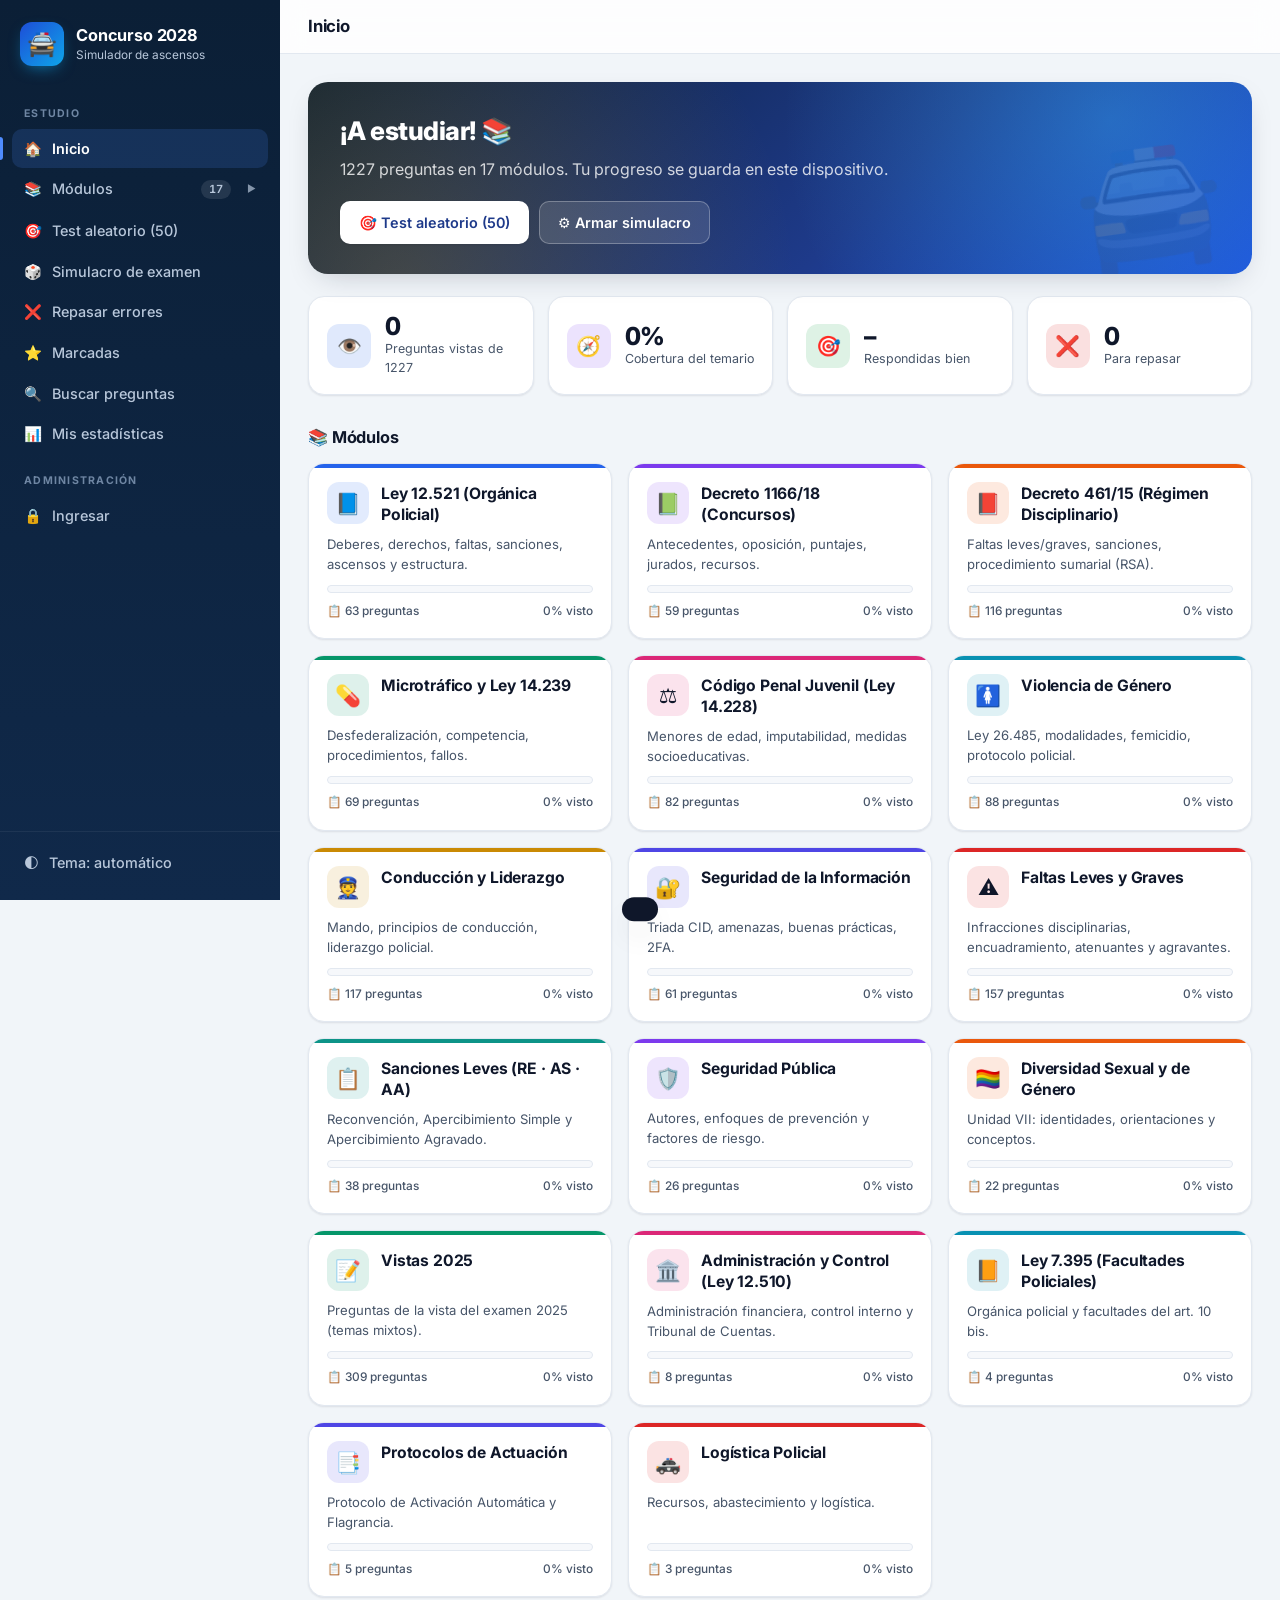
<file: index.html>
<!DOCTYPE html>
<html lang="es">
<head>
    <meta charset="UTF-8">
    <meta name="viewport" content="width=device-width, initial-scale=1.0">
    <meta name="theme-color" content="#0b2f4a">
    <title>Concurso 2028 · Simulador de ascensos</title>
    <link rel="preconnect" href="https://fonts.googleapis.com">
    <link rel="preconnect" href="https://fonts.gstatic.com" crossorigin>
    <link rel="stylesheet" href="https://fonts.googleapis.com/css2?family=Inter:wght@400;500;600;700;800&display=swap">
    <link rel="stylesheet" href="estilos.css?v=5">
</head>
<body>

<div class="app" id="app">
    <!-- MENÚ LATERAL -->
    <aside class="sidebar" id="sidebar">
        <a href="#/inicio" class="marca">
            <span class="marca-icono">🚔</span>
            <span><strong>Concurso 2028</strong><small>Simulador de ascensos</small></span>
        </a>
        <nav id="menu" class="menu"></nav>
        <div class="sidebar-pie">
            <button class="menu-item" id="btnTema">🌓 <span id="textoTema">Tema: automático</span></button>
        </div>
    </aside>
    <div class="overlay" id="overlay"></div>

    <!-- CONTENIDO -->
    <main class="contenido">
        <header class="topbar">
            <button class="btn-hamburguesa" id="btnMenu" aria-label="Abrir menú">☰</button>
            <h1 id="tituloVista">Inicio</h1>
            <span class="estado-guardado" id="estadoGuardado"></span>
            <span class="chip-admin" id="chipAdmin" hidden>🔓 Admin</span>
        </header>
        <div class="vista" id="vista">
            <div class="vacio">Cargando preguntas…</div>
        </div>
    </main>
</div>

<!-- LOGIN DE ADMINISTRACIÓN -->
<dialog id="dlgLogin" class="dialogo">
    <form method="dialog" id="formLogin">
        <h3 id="loginTitulo">🔒 Administración</h3>
        <label>Contraseña <input id="loginPassword" type="password" autocomplete="current-password"></label>
        <div id="bloqueConfigurar" hidden>
            <label>Repetir contraseña <input id="cfgPassword2" type="password" autocomplete="new-password"></label>
            <label>Token de GitHub <input id="cfgToken" type="password" placeholder="ghp_... o github_pat_..." autocomplete="off"></label>
            <label>Usuario de GitHub <input id="cfgOwner" autocapitalize="off"></label>
            <label>Repositorio <input id="cfgRepo" autocapitalize="off"></label>
            <label>Rama <input id="cfgBranch" value="main" autocapitalize="off"></label>
            <p class="ayuda">Se hace una sola vez. El token se guarda en el repo cifrado con esta contraseña; después alcanza con la contraseña desde cualquier dispositivo.</p>
        </div>
        <p id="loginError" class="error-form" hidden></p>
        <div class="dialogo-botones">
            <button class="btn sec" value="cancelar" formnovalidate>Cancelar</button>
            <button class="btn" value="ok" id="btnIngresar">Ingresar</button>
        </div>
    </form>
</dialog>

<!-- EDITOR DE MÓDULO -->
<dialog id="dlgModulo" class="dialogo">
    <form method="dialog" id="formModulo">
        <h3 id="tituloModulo">Módulo</h3>
        <label>Nombre <input id="mNombre" required placeholder="📘 Ley 12.521"></label>
        <label>Descripción <textarea id="mDescripcion" rows="2"></textarea></label>
        <div class="dialogo-botones">
            <button class="btn sec" value="cancelar" formnovalidate>Cancelar</button>
            <button class="btn" value="ok">Guardar</button>
        </div>
    </form>
</dialog>

<!-- EDITOR DE PREGUNTA -->
<dialog id="dlgPregunta" class="dialogo dialogo-ancho">
    <form method="dialog" id="formPregunta">
        <h3 id="tituloPregunta">Pregunta</h3>
        <div class="form-grid">
            <label>Módulo <select id="pTema"></select></label>
            <label>Tipo
                <select id="pTipo">
                    <option value="mc">Opción múltiple</option>
                    <option value="vf">Verdadero / Falso</option>
                </select>
            </label>
        </div>
        <label>Pregunta <textarea id="pTexto" rows="3"></textarea></label>
        <div class="campo">
            <span class="campo-titulo">Opciones <small>(marcá la correcta)</small></span>
            <div id="pOpciones"></div>
            <button type="button" class="btn sec chico" id="btnAgregarOpcion">+ Opción</button>
        </div>
        <label>Explicación <textarea id="pExplicacion" rows="2" placeholder="Art. ..."></textarea></label>
        <label>Origen <input id="pOrigen"></label>
        <p id="pError" class="error-form" hidden></p>
        <div class="dialogo-botones">
            <button class="btn sec" value="cancelar" formnovalidate>Cancelar</button>
            <button class="btn" value="ok">Guardar</button>
        </div>
    </form>
</dialog>

<div id="toast" class="toast" role="status"></div>

<script src="acceso.js?v=5"></script>
<script src="app.js?v=5"></script>
</body>
</html>
</file>
<file: estilos.css>
/* ========== VARIABLES / TEMA ========== */
:root {
    --fondo: #f1f5f9;
    --superficie: #ffffff;
    --superficie-2: #f6f8fb;
    --borde: #e2e8f0;
    --borde-fuerte: #cbd5e1;
    --texto: #0f172a;
    --texto-2: #475569;
    --texto-3: #94a3b8;
    --primario: #1d4ed8;
    --primario-oscuro: #1e3a8a;
    --primario-claro: #eff4ff;
    --dorado: #d4a017;
    --sidebar-1: #0b1f36;
    --sidebar-2: #10294a;
    --sidebar-texto: #b8c7da;
    --ok: #16a34a;
    --ok-fondo: #ecfdf3;
    --ok-borde: #86efac;
    --error: #dc2626;
    --error-fondo: #fef2f2;
    --error-borde: #fca5a5;
    --aviso: #b45309;
    --aviso-fondo: #fffbeb;
    --sombra-1: 0 1px 2px rgba(15, 23, 42, 0.06), 0 1px 3px rgba(15, 23, 42, 0.04);
    --sombra-2: 0 10px 30px -12px rgba(15, 23, 42, 0.25);
    --radio: 16px;
    --radio-chico: 10px;
}
@media (prefers-color-scheme: dark) {
    :root:not([data-theme="light"]) {
        --fondo: #0b1220;
        --superficie: #111a2b;
        --superficie-2: #162236;
        --borde: #1f2d44;
        --borde-fuerte: #2c3e5a;
        --texto: #e6edf7;
        --texto-2: #a3b3c9;
        --texto-3: #6b7d96;
        --primario: #4f8cff;
        --primario-oscuro: #2f6ae0;
        --primario-claro: #172848;
        --sidebar-1: #070e1a;
        --sidebar-2: #0b1628;
        --ok: #34d399;
        --ok-fondo: #0f2a22;
        --ok-borde: #1f6f55;
        --error: #f87171;
        --error-fondo: #2c1517;
        --error-borde: #7f2a2a;
        --aviso: #fbbf24;
        --aviso-fondo: #2b2110;
        --sombra-1: 0 1px 2px rgba(0, 0, 0, 0.4);
        --sombra-2: 0 10px 30px -12px rgba(0, 0, 0, 0.7);
    }
}
:root[data-theme="dark"] {
    --fondo: #0b1220;
    --superficie: #111a2b;
    --superficie-2: #162236;
    --borde: #1f2d44;
    --borde-fuerte: #2c3e5a;
    --texto: #e6edf7;
    --texto-2: #a3b3c9;
    --texto-3: #6b7d96;
    --primario: #4f8cff;
    --primario-oscuro: #2f6ae0;
    --primario-claro: #172848;
    --sidebar-1: #070e1a;
    --sidebar-2: #0b1628;
    --ok: #34d399;
    --ok-fondo: #0f2a22;
    --ok-borde: #1f6f55;
    --error: #f87171;
    --error-fondo: #2c1517;
    --error-borde: #7f2a2a;
    --aviso: #fbbf24;
    --aviso-fondo: #2b2110;
    --sombra-1: 0 1px 2px rgba(0, 0, 0, 0.4);
    --sombra-2: 0 10px 30px -12px rgba(0, 0, 0, 0.7);
}

* { box-sizing: border-box; margin: 0; padding: 0; }
html { -webkit-text-size-adjust: 100%; }
body {
    font-family: 'Inter', 'Segoe UI', Roboto, system-ui, sans-serif;
    background: var(--fondo);
    color: var(--texto);
    min-height: 100vh;
    line-height: 1.5;
    -webkit-font-smoothing: antialiased;
}
button, input, select, textarea { font: inherit; color: inherit; }
a { color: var(--primario); }
::selection { background: var(--primario); color: white; }

/* ========== LAYOUT ========== */
.app { display: flex; min-height: 100vh; }
.sidebar {
    width: 280px;
    flex-shrink: 0;
    background: linear-gradient(180deg, var(--sidebar-1) 0%, var(--sidebar-2) 100%);
    color: var(--sidebar-texto);
    display: flex;
    flex-direction: column;
    position: sticky;
    top: 0;
    height: 100vh;
    overflow-y: auto;
    z-index: 30;
    scrollbar-width: thin;
    scrollbar-color: rgba(255,255,255,0.15) transparent;
}
.contenido { flex: 1; min-width: 0; display: flex; flex-direction: column; }
.topbar {
    position: sticky;
    top: 0;
    z-index: 10;
    display: flex;
    align-items: center;
    gap: 12px;
    padding: 14px 28px;
    background: color-mix(in srgb, var(--superficie) 82%, transparent);
    backdrop-filter: blur(12px);
    -webkit-backdrop-filter: blur(12px);
    border-bottom: 1px solid var(--borde);
}
.topbar h1 {
    font-size: 1.05rem;
    font-weight: 700;
    letter-spacing: -0.01em;
    flex: 1;
    min-width: 0;
    overflow: hidden;
    text-overflow: ellipsis;
    white-space: nowrap;
}
.btn-hamburguesa {
    display: none;
    background: var(--superficie);
    border: 1px solid var(--borde);
    border-radius: var(--radio-chico);
    width: 42px;
    height: 42px;
    font-size: 1.15rem;
    cursor: pointer;
}
.chip-admin {
    background: var(--aviso-fondo);
    color: var(--aviso);
    border: 1px solid color-mix(in srgb, var(--aviso) 30%, transparent);
    font-size: 0.72rem;
    font-weight: 700;
    padding: 4px 10px;
    border-radius: 999px;
}
.estado-guardado { font-size: 0.78rem; color: var(--texto-3); }
.vista { padding: 28px; max-width: 1180px; width: 100%; margin: 0 auto; animation: aparecer 0.25s ease; }
.overlay { display: none; }
@keyframes aparecer { from { opacity: 0; transform: translateY(6px); } to { opacity: 1; transform: none; } }

/* ========== MENÚ LATERAL ========== */
.marca {
    display: flex;
    align-items: center;
    gap: 12px;
    padding: 22px 20px 18px;
    color: white;
    text-decoration: none;
}
.marca-icono {
    width: 44px;
    height: 44px;
    border-radius: 12px;
    display: grid;
    place-items: center;
    font-size: 1.5rem;
    background: linear-gradient(135deg, #1d4ed8, #0ea5e9);
    box-shadow: 0 6px 16px -6px rgba(14, 165, 233, 0.7);
}
.marca strong { font-size: 1.02rem; letter-spacing: -0.01em; }
.marca small { display: block; font-size: 0.74rem; color: var(--sidebar-texto); font-weight: 400; }
.menu { padding: 4px 12px 20px; flex: 1; }
.menu-seccion {
    font-size: 0.66rem;
    font-weight: 700;
    text-transform: uppercase;
    letter-spacing: 0.12em;
    color: #6f86a3;
    padding: 18px 12px 6px;
}
.menu-item {
    position: relative;
    display: flex;
    align-items: center;
    gap: 10px;
    width: 100%;
    padding: 9px 12px;
    margin: 1px 0;
    border-radius: var(--radio-chico);
    color: var(--sidebar-texto);
    text-decoration: none;
    font-size: 0.9rem;
    font-weight: 500;
    background: none;
    border: none;
    cursor: pointer;
    text-align: left;
    transition: background 0.15s, color 0.15s;
}
.menu-item > span:not(.contador):not(.flecha) { flex: 1; min-width: 0; overflow: hidden; text-overflow: ellipsis; }
.menu-item:hover { background: rgba(255,255,255,0.06); color: white; }
.menu-item.activo { background: rgba(79, 140, 255, 0.16); color: white; font-weight: 600; }
.menu-item.activo::before {
    content: "";
    position: absolute;
    left: -12px;
    top: 8px;
    bottom: 8px;
    width: 3px;
    border-radius: 0 3px 3px 0;
    background: #4f8cff;
}
.menu-item .contador {
    margin-left: auto;
    background: rgba(255,255,255,0.1);
    border-radius: 999px;
    padding: 1px 8px;
    font-size: 0.7rem;
    font-weight: 600;
    font-variant-numeric: tabular-nums;
}
.menu-item .contador.rojo { background: #dc2626; color: white; }
.submenu summary { list-style: none; }
.submenu summary::-webkit-details-marker { display: none; }
.submenu summary .flecha { margin-left: 6px; transition: transform 0.2s; font-size: 0.6rem; opacity: 0.7; }
.submenu[open] summary .flecha { transform: rotate(90deg); }
.submenu-lista {
    margin: 2px 0 6px 18px;
    padding-left: 8px;
    border-left: 1px solid rgba(255,255,255,0.1);
    max-height: 46vh;
    overflow-y: auto;
    scrollbar-width: thin;
    scrollbar-color: rgba(255,255,255,0.15) transparent;
}
.submenu-lista .menu-item { font-size: 0.8rem; padding: 6px 10px; }
.submenu-lista .menu-item.activo::before { left: -9px; }
.sidebar-pie { padding: 10px 12px 16px; border-top: 1px solid rgba(255,255,255,0.06); }

/* ========== BOTONES ========== */
.btn {
    display: inline-flex;
    align-items: center;
    justify-content: center;
    gap: 8px;
    border: 1px solid transparent;
    padding: 10px 18px;
    border-radius: var(--radio-chico);
    font-weight: 600;
    font-size: 0.9rem;
    background: var(--primario);
    color: white;
    cursor: pointer;
    text-decoration: none;
    box-shadow: 0 1px 2px rgba(15, 23, 42, 0.12), inset 0 1px 0 rgba(255,255,255,0.12);
    transition: transform 0.12s, filter 0.12s, background 0.12s;
}
.btn:hover:not(:disabled) { filter: brightness(1.08); transform: translateY(-1px); }
.btn:active:not(:disabled) { transform: translateY(0); }
.btn:disabled { opacity: 0.45; cursor: default; box-shadow: none; }
.btn.sec { background: var(--superficie); color: var(--texto); border-color: var(--borde-fuerte); box-shadow: var(--sombra-1); }
.btn.sec:hover:not(:disabled) { background: var(--superficie-2); filter: none; }
.btn.ok { background: var(--ok); }
.btn.peligro { background: var(--error); }
.btn.grande { padding: 13px 24px; font-size: 0.98rem; }
.btn.chico { padding: 6px 12px; font-size: 0.8rem; }
.icono {
    display: inline-grid;
    place-items: center;
    background: var(--superficie);
    border: 1px solid var(--borde);
    border-radius: var(--radio-chico);
    min-width: 36px;
    height: 36px;
    cursor: pointer;
    font-size: 0.95rem;
    transition: border-color 0.12s, background 0.12s, transform 0.12s;
}
.icono:hover { border-color: var(--primario); transform: translateY(-1px); }
.icono.activo { color: var(--dorado); border-color: var(--dorado); background: color-mix(in srgb, var(--dorado) 10%, var(--superficie)); }
.icono.peligro:hover { background: var(--error-fondo); border-color: var(--error); }
.icono.restaurar:hover { background: var(--ok-fondo); border-color: var(--ok); }

/* ========== BLOQUES ========== */
.panel {
    background: var(--superficie);
    border: 1px solid var(--borde);
    border-radius: var(--radio);
    padding: 22px;
    box-shadow: var(--sombra-1);
    margin-bottom: 20px;
}
.panel h3 { font-size: 0.98rem; font-weight: 700; margin-bottom: 12px; }
.seccion-titulo {
    font-size: 1.02rem;
    font-weight: 700;
    letter-spacing: -0.01em;
    margin: 30px 0 14px;
    display: flex;
    align-items: center;
    gap: 10px;
}
.seccion-titulo:first-child { margin-top: 0; }
.ayuda { font-size: 0.82rem; color: var(--texto-2); }
.vacio { text-align: center; color: var(--texto-2); padding: 56px 20px; }
.vacio .grande { font-size: 2.8rem; display: block; margin-bottom: 12px; }
.etiqueta {
    display: inline-flex;
    align-items: center;
    gap: 4px;
    font-size: 0.7rem;
    font-weight: 600;
    background: var(--primario-claro);
    color: var(--primario);
    padding: 3px 9px;
    border-radius: 999px;
    white-space: nowrap;
    max-width: 100%;
    overflow: hidden;
    text-overflow: ellipsis;
}
.espaciador { flex: 1; }
.fila { display: flex; flex-wrap: wrap; gap: 10px; align-items: center; }

/* ========== INICIO ========== */
.hero {
    position: relative;
    overflow: hidden;
    background:
        radial-gradient(circle at 85% 20%, rgba(56, 189, 248, 0.35), transparent 40%),
        radial-gradient(circle at 10% 110%, rgba(212, 160, 23, 0.25), transparent 45%),
        linear-gradient(135deg, #0b1f36 0%, #1e3a8a 60%, #1d4ed8 100%);
    color: white;
    border-radius: 20px;
    padding: 30px 32px;
    margin-bottom: 22px;
    box-shadow: var(--sombra-2);
}
.hero::after {
    content: "🚔";
    position: absolute;
    right: 28px;
    bottom: -18px;
    font-size: 7.5rem;
    opacity: 0.12;
    transform: rotate(-8deg);
    pointer-events: none;
}
.hero h2 { font-size: 1.6rem; font-weight: 800; letter-spacing: -0.02em; margin-bottom: 6px; position: relative; }
.hero p { color: rgba(255,255,255,0.8); margin-bottom: 20px; position: relative; max-width: 560px; }
.hero .fila { position: relative; }
.hero .btn { background: white; color: #1e3a8a; }
.hero .btn.sec { background: rgba(255,255,255,0.12); color: white; border-color: rgba(255,255,255,0.28); box-shadow: none; }
.hero .btn.sec:hover { background: rgba(255,255,255,0.2); }

.stats { display: grid; grid-template-columns: repeat(auto-fit, minmax(200px, 1fr)); gap: 14px; margin-bottom: 8px; }
.stat {
    display: flex;
    align-items: center;
    gap: 14px;
    background: var(--superficie);
    border: 1px solid var(--borde);
    border-radius: var(--radio);
    padding: 16px 18px;
    box-shadow: var(--sombra-1);
}
.stat-icono {
    width: 44px;
    height: 44px;
    flex-shrink: 0;
    border-radius: 12px;
    display: grid;
    place-items: center;
    font-size: 1.25rem;
    background: color-mix(in srgb, var(--c, var(--primario)) 14%, transparent);
}
.stat .valor { font-size: 1.55rem; font-weight: 800; letter-spacing: -0.02em; line-height: 1.1; font-variant-numeric: tabular-nums; }
.stat .nombre { font-size: 0.78rem; color: var(--texto-2); }

/* ========== MÓDULOS ========== */
.modulos-grid { display: grid; grid-template-columns: repeat(auto-fill, minmax(270px, 1fr)); gap: 16px; }
.modulo-card {
    --c: var(--primario);
    position: relative;
    background: var(--superficie);
    border: 1px solid var(--borde);
    border-radius: var(--radio);
    padding: 18px;
    cursor: pointer;
    display: flex;
    flex-direction: column;
    gap: 10px;
    box-shadow: var(--sombra-1);
    transition: transform 0.15s, box-shadow 0.15s, border-color 0.15s;
    overflow: hidden;
}
.modulo-card::before {
    content: "";
    position: absolute;
    inset: 0 0 auto 0;
    height: 4px;
    background: var(--c);
}
.modulo-card:hover { transform: translateY(-3px); box-shadow: var(--sombra-2); border-color: color-mix(in srgb, var(--c) 40%, var(--borde)); }
.modulo-top { display: flex; gap: 12px; align-items: flex-start; }
.modulo-emoji {
    width: 42px;
    height: 42px;
    flex-shrink: 0;
    border-radius: 12px;
    display: grid;
    place-items: center;
    font-size: 1.3rem;
    background: color-mix(in srgb, var(--c) 13%, transparent);
}
.modulo-top h3 { font-size: 0.98rem; font-weight: 700; line-height: 1.3; flex: 1; letter-spacing: -0.01em; padding-top: 2px; }
.modulo-top .icono { min-width: 32px; height: 32px; font-size: 0.85rem; }
.modulo-card p { font-size: 0.82rem; color: var(--texto-2); flex: 1; }
.modulo-pie { display: flex; justify-content: space-between; font-size: 0.74rem; color: var(--texto-2); gap: 8px; font-weight: 500; }
.modulo-card .barra > div { background: var(--c); }
.barra { background: var(--superficie-2); border: 1px solid var(--borde); border-radius: 999px; height: 8px; overflow: hidden; }
.barra > div { background: linear-gradient(90deg, var(--primario), #38bdf8); height: 100%; border-radius: 999px; transition: width 0.3s ease; }
.barra.ok > div { background: linear-gradient(90deg, var(--ok), #4ade80); }

/* ========== EXAMEN ========== */
.quiz { max-width: 800px; margin: 0 auto; }
.quiz-cabecera {
    background: var(--superficie);
    border: 1px solid var(--borde);
    border-radius: var(--radio);
    padding: 14px 18px;
    margin-bottom: 14px;
    box-shadow: var(--sombra-1);
}
.quiz-meta {
    display: flex;
    flex-wrap: wrap;
    gap: 10px;
    justify-content: space-between;
    align-items: center;
    font-size: 0.84rem;
    color: var(--texto-2);
    margin-bottom: 10px;
    font-variant-numeric: tabular-nums;
}
.quiz-meta strong { color: var(--texto); }
.reloj {
    font-weight: 700;
    color: var(--primario);
    background: var(--primario-claro);
    padding: 3px 10px;
    border-radius: 999px;
}
.reloj.poco { color: var(--error); background: var(--error-fondo); animation: latido 1s infinite; }
@keyframes latido { 50% { opacity: 0.6; } }
.tarjeta-pregunta {
    background: var(--superficie);
    border: 1px solid var(--borde);
    border-radius: 20px;
    padding: 26px;
    box-shadow: var(--sombra-2);
}
.pregunta-acciones { display: flex; align-items: center; gap: 8px; margin-bottom: 16px; flex-wrap: wrap; }
.pregunta-texto { font-size: 1.16rem; line-height: 1.5; margin-bottom: 20px; font-weight: 650; letter-spacing: -0.01em; }
.opciones { display: flex; flex-direction: column; gap: 10px; }
.opcion {
    display: flex;
    gap: 14px;
    align-items: center;
    text-align: left;
    background: var(--superficie);
    border: 1.5px solid var(--borde);
    border-radius: 14px;
    padding: 13px 16px;
    cursor: pointer;
    font-size: 0.95rem;
    line-height: 1.4;
    transition: background 0.12s, border-color 0.12s, transform 0.12s, box-shadow 0.12s;
}
.opcion:hover:not(:disabled) { background: var(--primario-claro); border-color: var(--primario); transform: translateX(3px); }
.opcion:disabled { cursor: default; }
.opcion:disabled:not(.correcta):not(.incorrecta) { opacity: 0.6; }
.opcion .letra {
    flex-shrink: 0;
    width: 30px;
    height: 30px;
    border-radius: 9px;
    background: var(--superficie-2);
    border: 1px solid var(--borde-fuerte);
    display: grid;
    place-items: center;
    font-weight: 700;
    font-size: 0.8rem;
    color: var(--texto-2);
}
.opcion.correcta { background: var(--ok-fondo); border-color: var(--ok); box-shadow: 0 0 0 3px color-mix(in srgb, var(--ok) 15%, transparent); animation: pop 0.25s ease; }
.opcion.correcta .letra { background: var(--ok); color: white; border-color: var(--ok); }
.opcion.incorrecta { background: var(--error-fondo); border-color: var(--error); animation: sacudir 0.3s ease; }
.opcion.incorrecta .letra { background: var(--error); color: white; border-color: var(--error); }
@keyframes pop { 50% { transform: scale(1.015); } }
@keyframes sacudir { 25% { transform: translateX(-4px); } 75% { transform: translateX(4px); } }
.retro {
    margin-top: 18px;
    padding: 14px 16px;
    border-radius: 14px;
    border: 1px solid var(--borde);
    background: var(--superficie-2);
    font-size: 0.9rem;
    line-height: 1.5;
    animation: aparecer 0.2s ease;
}
.retro.bien { background: var(--ok-fondo); border-color: var(--ok-borde); }
.retro.mal { background: var(--error-fondo); border-color: var(--error-borde); }
.retro strong { display: block; margin-bottom: 4px; font-size: 0.95rem; }
.retro.bien strong { color: var(--ok); }
.retro.mal strong { color: var(--error); }
.quiz-nav { display: flex; gap: 10px; justify-content: space-between; margin-top: 16px; }
.atajos { text-align: center; font-size: 0.74rem; color: var(--texto-3); margin-top: 14px; }

/* Resultado */
.resultado { text-align: center; padding: 30px 22px; }
.anillo {
    --p: 0;
    --col: var(--primario);
    width: 150px;
    height: 150px;
    margin: 0 auto 14px;
    border-radius: 50%;
    display: grid;
    place-items: center;
    background: conic-gradient(var(--col) calc(var(--p) * 1%), var(--superficie-2) 0);
    position: relative;
}
.anillo::before { content: ""; position: absolute; inset: 12px; border-radius: 50%; background: var(--superficie); }
.anillo span { position: relative; font-size: 2.2rem; font-weight: 800; letter-spacing: -0.03em; }
.anillo.alto { --col: var(--ok); }
.anillo.bajo { --col: var(--error); }
.resultado .detalle { color: var(--texto-2); margin: 4px 0 20px; font-size: 0.92rem; }
.resultado .fila { justify-content: center; }

/* ========== LISTAS DE PREGUNTAS ========== */
.lista-preguntas { display: flex; flex-direction: column; gap: 12px; }
.item-pregunta {
    background: var(--superficie);
    border: 1px solid var(--borde);
    border-radius: 14px;
    padding: 16px 18px;
    box-shadow: var(--sombra-1);
}
.item-pregunta .pregunta-acciones { margin-bottom: 8px; }
.item-pregunta .texto { font-weight: 600; margin: 2px 0 8px; line-height: 1.45; }
.item-pregunta .respuesta { color: var(--ok); font-size: 0.87rem; font-weight: 500; }
.item-pregunta .respuesta.mal { color: var(--error); }
.item-pregunta .ayuda { margin-top: 6px; }

/* ========== FORMULARIOS ========== */
.form-grid { display: grid; grid-template-columns: repeat(auto-fit, minmax(200px, 1fr)); gap: 12px; margin-bottom: 12px; }
label { display: flex; flex-direction: column; gap: 6px; font-size: 0.84rem; font-weight: 600; }
label.check { flex-direction: row; align-items: center; gap: 10px; font-weight: 500; cursor: pointer; }
input:not([type="checkbox"]):not([type="radio"]), select, textarea {
    padding: 10px 12px;
    border: 1px solid var(--borde-fuerte);
    border-radius: var(--radio-chico);
    background: var(--superficie);
    font-weight: 400;
    font-size: 16px;
    width: 100%;
    transition: border-color 0.12s, box-shadow 0.12s;
}
input:focus, select:focus, textarea:focus { outline: none; border-color: var(--primario); box-shadow: 0 0 0 3px color-mix(in srgb, var(--primario) 20%, transparent); }
input[type="checkbox"], input[type="radio"] { width: 18px; height: 18px; accent-color: var(--primario); flex-shrink: 0; }
textarea { resize: vertical; }
.checks { display: grid; grid-template-columns: repeat(auto-fill, minmax(250px, 1fr)); gap: 8px; margin: 12px 0 18px; }
.checks label.check {
    background: var(--superficie-2);
    border: 1px solid var(--borde);
    border-radius: var(--radio-chico);
    padding: 10px 12px;
    font-size: 0.84rem;
    transition: border-color 0.12s, background 0.12s;
}
.checks label.check:has(input:checked) { border-color: var(--primario); background: var(--primario-claro); }
.checks small { color: var(--texto-3); margin-left: auto; font-variant-numeric: tabular-nums; }
.buscador { display: grid; grid-template-columns: 2fr 1fr; gap: 10px; margin-bottom: 16px; }
.campo { margin-bottom: 12px; }
.campo-titulo { font-size: 0.84rem; font-weight: 600; display: block; margin-bottom: 6px; }
.campo-titulo small { font-weight: 400; color: var(--texto-3); }
.opcion-fila { display: flex; align-items: center; gap: 8px; margin-bottom: 8px; }
.opcion-fila .letra-edit { width: 18px; font-weight: 700; color: var(--primario); }
.error-form { color: var(--error); font-size: 0.84rem; margin: 6px 0; }

/* ========== TABLAS ========== */
.tabla { width: 100%; border-collapse: collapse; font-size: 0.87rem; }
.tabla th { text-align: left; font-size: 0.7rem; font-weight: 700; letter-spacing: 0.06em; text-transform: uppercase; color: var(--texto-3); padding: 8px 10px; border-bottom: 1px solid var(--borde); }
.tabla td { padding: 11px 10px; border-bottom: 1px solid var(--borde); vertical-align: middle; }
.tabla tbody tr:last-child td { border-bottom: none; }
.tabla tbody tr:hover td { background: var(--superficie-2); }
.tabla td .barra { min-width: 90px; margin-bottom: 3px; }
.tabla-scroll { overflow-x: auto; }

/* ========== DIÁLOGOS ========== */
.dialogo {
    margin: auto;
    border: 1px solid var(--borde);
    border-radius: 20px;
    padding: 24px;
    width: min(440px, calc(100vw - 32px));
    max-height: calc(100vh - 32px);
    background: var(--superficie);
    color: var(--texto);
    box-shadow: 0 30px 60px -20px rgba(0, 0, 0, 0.5);
}
.dialogo[open] { animation: aparecer 0.2s ease; }
.dialogo-ancho { width: min(720px, calc(100vw - 32px)); }
.dialogo::backdrop { background: rgba(8, 15, 30, 0.55); backdrop-filter: blur(3px); }
.dialogo h3 { margin-bottom: 16px; font-size: 1.1rem; letter-spacing: -0.01em; }
.dialogo form > label { margin-bottom: 12px; }
.dialogo-botones { display: flex; justify-content: flex-end; gap: 10px; margin-top: 12px; }

/* ========== TOAST ========== */
.toast {
    position: fixed;
    left: 50%;
    bottom: 22px;
    transform: translate(-50%, 180%);
    max-width: calc(100vw - 32px);
    display: flex;
    align-items: center;
    gap: 14px;
    background: #0f172a;
    color: white;
    padding: 12px 18px;
    border-radius: 14px;
    font-size: 0.88rem;
    font-weight: 500;
    box-shadow: 0 16px 30px -10px rgba(0,0,0,0.45);
    transition: transform 0.3s cubic-bezier(.2,.9,.3,1.2);
    z-index: 50;
}
.toast.visible { transform: translate(-50%, 0); }
.toast.ok { background: #14532d; }
.toast.error { background: #991b1b; }
.toast-accion {
    background: rgba(255,255,255,0.15);
    border: 1px solid rgba(255,255,255,0.3);
    color: white;
    border-radius: 8px;
    padding: 5px 12px;
    font-weight: 700;
    cursor: pointer;
}

/* ========== CELULAR ========== */
@media (max-width: 900px) {
    .sidebar {
        position: fixed;
        left: 0;
        top: 0;
        transform: translateX(-100%);
        transition: transform 0.28s cubic-bezier(.2,.8,.2,1);
        box-shadow: 10px 0 40px rgba(0,0,0,0.35);
    }
    .app.menu-abierto .sidebar { transform: none; }
    .app.menu-abierto .overlay {
        display: block;
        position: fixed;
        inset: 0;
        background: rgba(8, 15, 30, 0.5);
        backdrop-filter: blur(2px);
        z-index: 25;
    }
    .btn-hamburguesa { display: grid; place-items: center; }
    .topbar { padding: 10px 16px; }
    .vista { padding: 16px; }
    .hero { padding: 22px 20px; border-radius: 18px; }
    .hero h2 { font-size: 1.3rem; }
    .hero::after { font-size: 5rem; right: 10px; }
    .hero .btn { flex: 1 1 auto; }
    .stats { grid-template-columns: 1fr 1fr; gap: 10px; }
    .stat { flex-direction: column; align-items: flex-start; gap: 8px; padding: 14px; }
    .stat-icono { width: 36px; height: 36px; font-size: 1.05rem; }
    .stat .valor { font-size: 1.3rem; }
    .tarjeta-pregunta { padding: 18px; border-radius: 18px; }
    .pregunta-texto { font-size: 1.02rem; }
    .opcion { padding: 12px 13px; gap: 11px; }
    .opcion:hover:not(:disabled) { transform: none; }
    .buscador { grid-template-columns: 1fr; }
    .quiz-nav .btn { padding: 11px 10px; flex: 1; font-size: 0.85rem; }
    .atajos { display: none; }
    .estado-guardado { display: none; }
    .panel { padding: 18px; }
}
</file>
